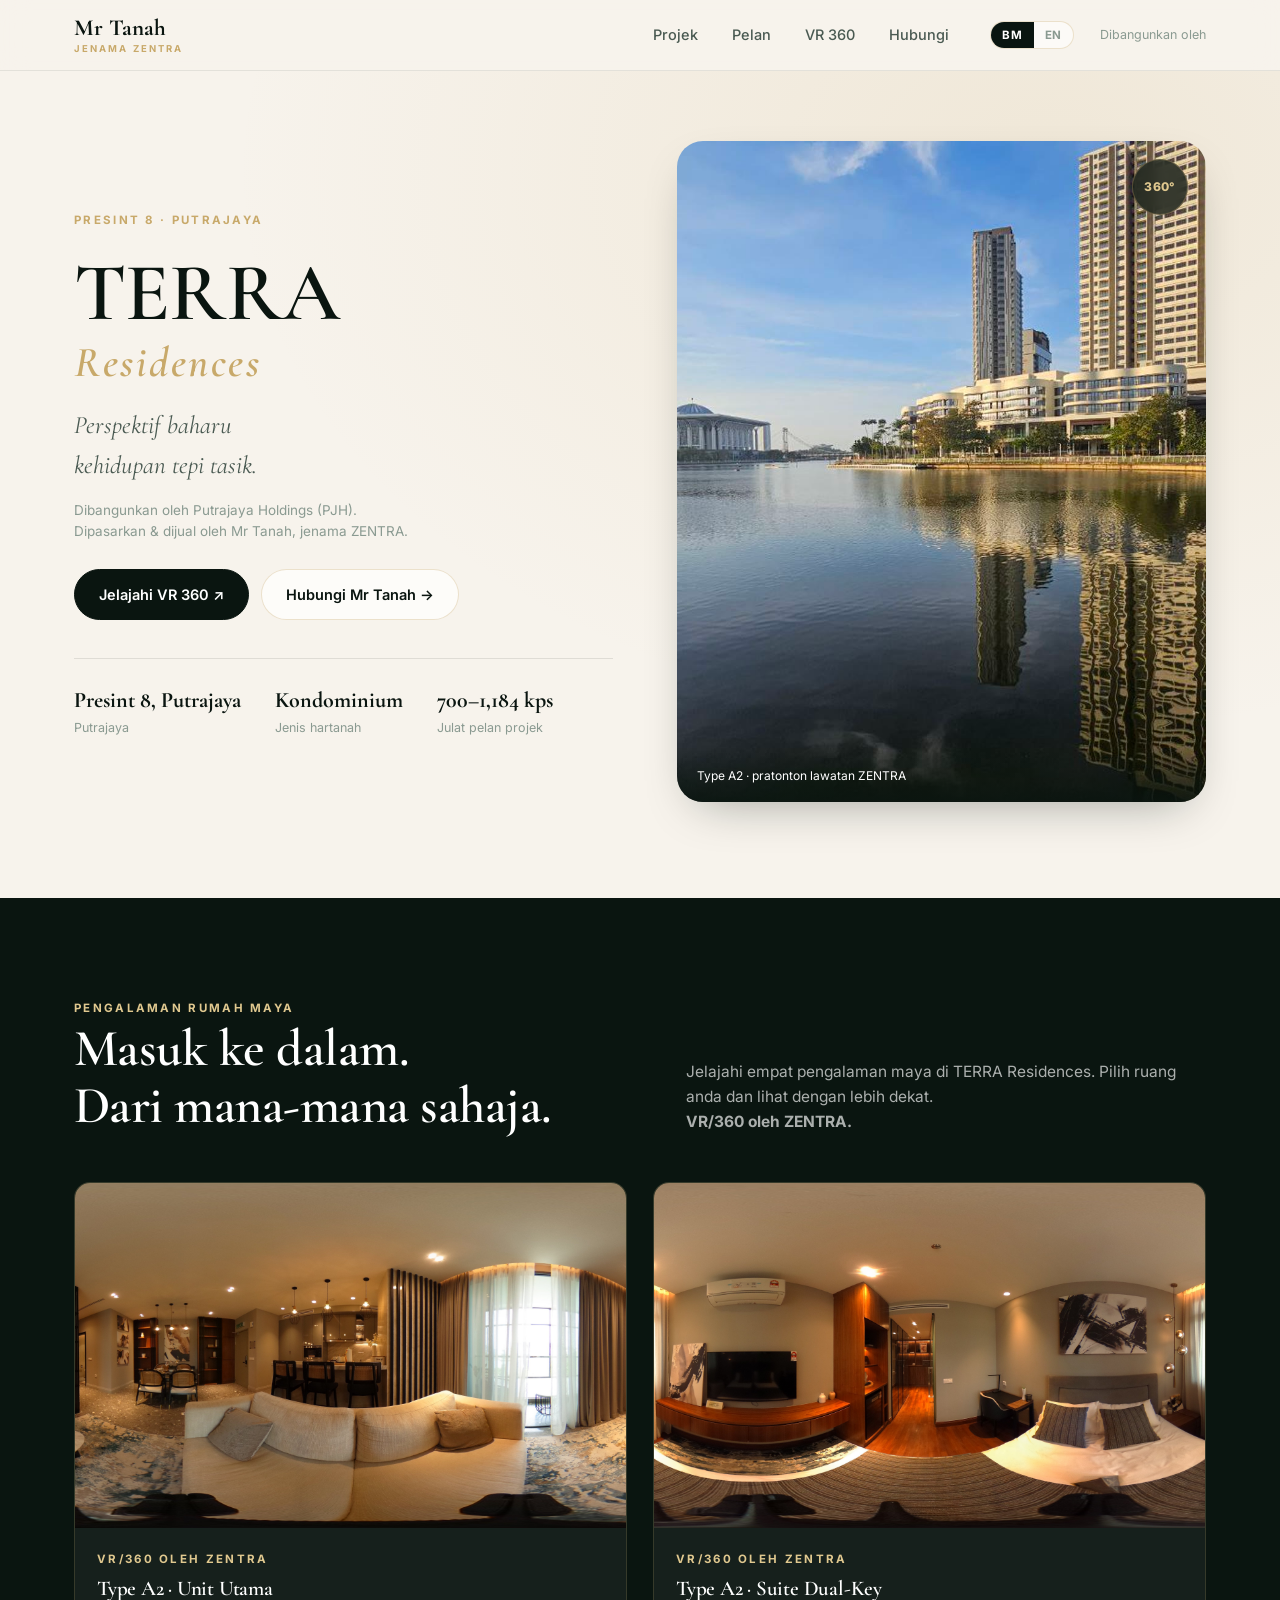
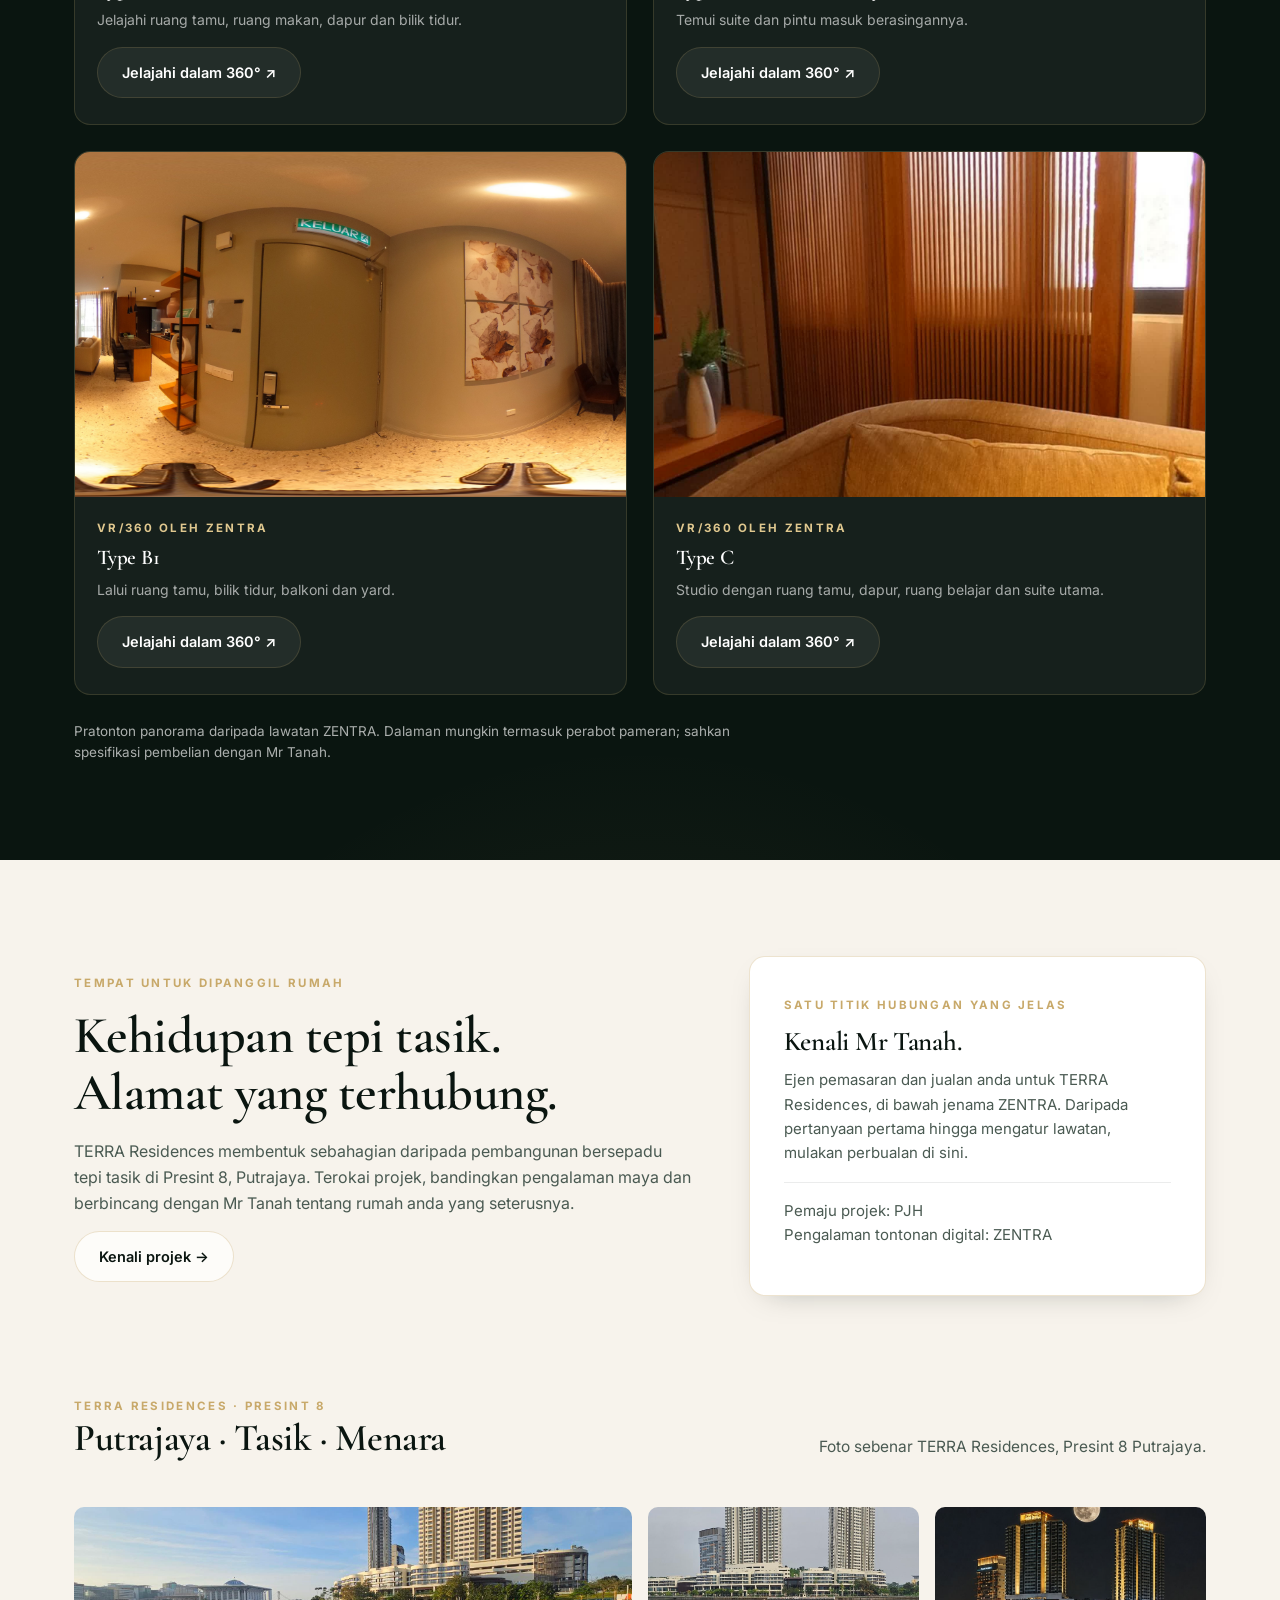
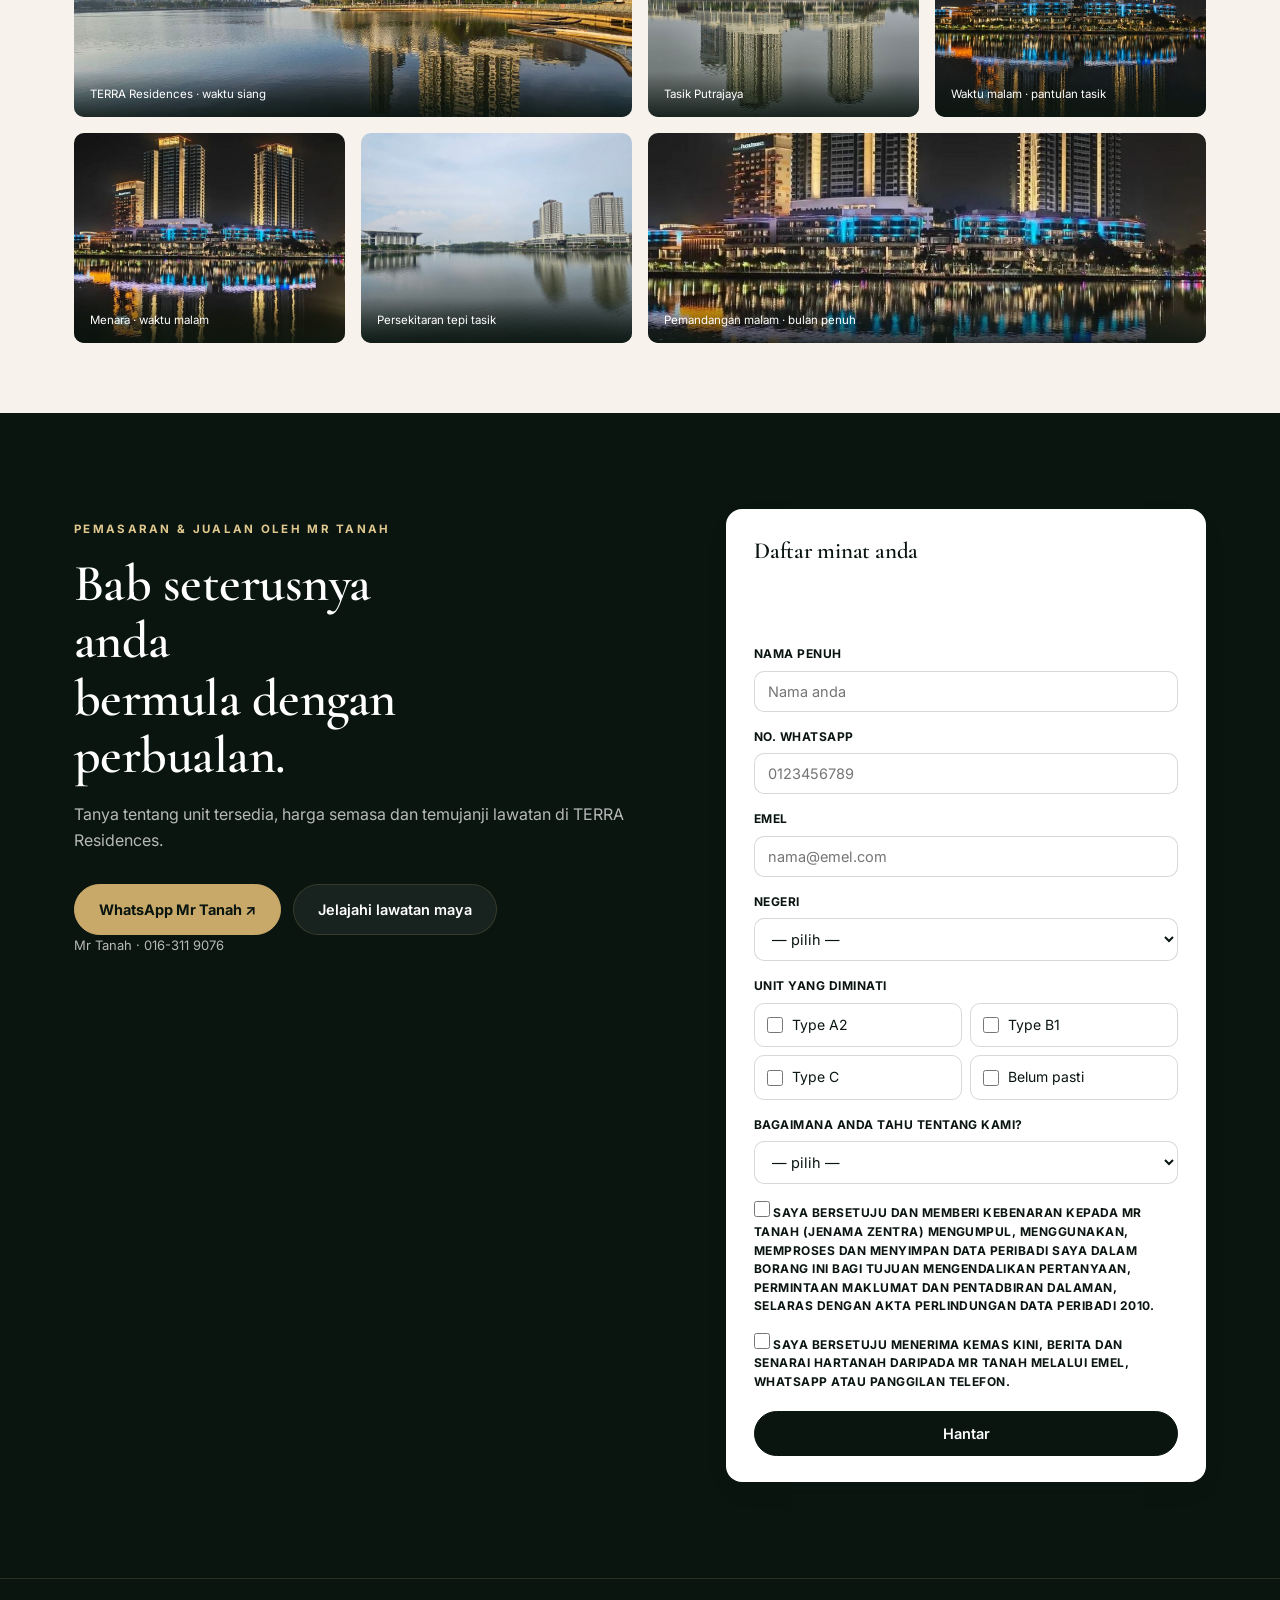
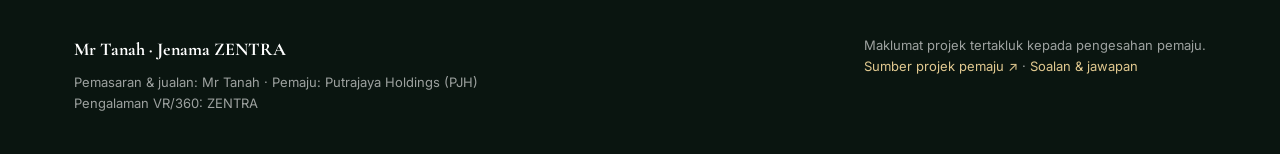
<file: index.html>
<!DOCTYPE html>
<html lang="ms-MY">
<head>
<meta charset="UTF-8">
<meta name="viewport" content="width=device-width,initial-scale=1">
<title>TERRA Residences, Presint 8 Putrajaya | Mr Tanah · Jenama ZENTRA</title>
<meta name="description" content="Jelajahi TERRA Residences di Presint 8, Putrajaya — dibangunkan oleh Putrajaya Holdings (PJH). Pemasaran &amp; jualan oleh Mr Tanah, jenama ZENTRA. Empat lawatan VR/360 oleh ZENTRA.">
<meta name="robots" content="index,follow">
<meta name="theme-color" content="#0A1510">
<link rel="canonical" href="https://terra.project.zentrapropertygroup.com/">
<meta property="og:type" content="website">
<meta property="og:site_name" content="Mr Tanah · A ZENTRA brand">
<meta property="og:locale" content="ms_MY">
<meta property="og:title" content="TERRA Residences, Presint 8 Putrajaya | Mr Tanah">
<meta property="og:description" content="Empat lawatan VR/360, pelan lantai dan maklumat projek TERRA Residences oleh PJH. Pemasaran &amp; jualan oleh Mr Tanah, jenama ZENTRA.">
<meta property="og:url" content="https://terra.project.zentrapropertygroup.com/">
<meta property="og:image" content="https://terra.project.zentrapropertygroup.com/assets/img/hero-day.jpg">
<meta name="twitter:card" content="summary_large_image">
<link rel="icon" href="data:image/svg+xml,<svg xmlns='http://www.w3.org/2000/svg' viewBox='0 0 100 100'><rect width='100' height='100' rx='22' fill='%230A1510'/><text x='50' y='70' font-size='58' font-family='Georgia,serif' fill='%23C8A96A' text-anchor='middle'>T</text></svg>">
<link rel="preconnect" href="https://fonts.googleapis.com">
<link rel="preconnect" href="https://fonts.gstatic.com" crossorigin>
<link href="https://fonts.googleapis.com/css2?family=Cormorant+Garamond:ital,wght@0,400;0,600;0,700;1,400;1,600&family=Inter:wght@400;500;600;700;800&display=swap" rel="stylesheet">
<link rel="preload" as="image" href="assets/img/hero-day.jpg">
<link rel="stylesheet" href="assets/style.css?v=871e388a">
</head>
<body data-page="home">
<a class="skip" href="#main" data-i18n="skip">Langkau ke kandungan</a>

<header class="header">
  <div class="wrap">
    <a class="brand" href="index.html">Mr Tanah<small data-i18n="brandParent">JENAMA ZENTRA</small></a>
    <nav aria-label="Main navigation">
      <a href="project.html" data-i18n="navProject">Projek</a>
      <a href="project.html#layouts" data-i18n="navLayouts">Pelan</a>
      <a href="#vr" data-i18n="navVr">VR 360</a>
      <a href="#enquire" data-i18n="navEnquire">Hubungi</a>
    </nav>
    <div class="lang" role="group" aria-label="Language">
      <button type="button" data-lang="bm" aria-pressed="true">BM</button>
      <button type="button" data-lang="en" aria-pressed="false">EN</button>
    </div>
    <span class="developer" data-i18n="developedBy">Dibangunkan oleh <b>PJH</b></span>
    <button class="menu-btn" aria-label="Menu" aria-expanded="false">☰</button>
  </div>
</header>

<main id="main">

  <!-- HERO -->
  <section class="hero">
    <div class="wrap">
      <div class="hero-copy">
        <span class="eyebrow" data-i18n="heroEyebrow">Presint 8 · Putrajaya</span>
        <h1>TERRA <span>Residences</span></h1>
        <p class="lead" data-i18n="heroLead">Perspektif baharu<br>kehidupan tepi tasik.</p>
        <p class="small" data-i18n="heroSmall">Dibangunkan oleh Putrajaya Holdings (PJH).<br>Dipasarkan &amp; dijual oleh Mr Tanah, jenama ZENTRA.</p>
        <div class="actions">
          <a class="btn primary" href="#vr" data-i18n="heroBtnVr">Jelajahi VR 360 ↗</a>
          <a class="btn contact" href="https://mrtanah.com/" data-i18n="heroBtnEnq">Hubungi Mr Tanah →</a>
        </div>
        <div class="stats" id="stats"></div>
      </div>
      <div class="hero-photo">
        <img src="assets/img/hero-day.jpg" alt="TERRA Residences, Presint 8 Putrajaya — pemandangan sebenar menara dari tasik" fetchpriority="high" width="1920" height="1080">
        <span class="badge-360">360°</span>
        <span class="caption" data-i18n="heroCaption">Type A2 · pratonton lawatan ZENTRA</span>
      </div>
    </div>
  </section>

  <!-- VR 360 -->
  <section class="section dark glow" id="vr">
    <div class="wrap">
      <div class="section-head">
        <div>
          <span class="eyebrow" data-i18n="vrEyebrow">Pengalaman rumah maya</span>
          <h2 data-i18n="vrHead">Masuk ke dalam.<br>Dari mana-mana sahaja.</h2>
        </div>
        <p><span data-i18n="vrIntro">Jelajahi empat pengalaman maya di TERRA Residences. Pilih ruang anda dan lihat dengan lebih dekat.</span><br><strong data-i18n="vrCredit">VR/360 oleh ZENTRA.</strong></p>
      </div>
      <div class="cards" id="tour-cards"></div>
      <noscript>
        <p class="small" style="margin-top:20px">
          <span data-i18n="noscript">Buka lawatan maya ZENTRA:</span>
          <a href="https://vr3d.zentrapropertygroup.com/tour.html?id=terra-a2-main">A2 Main Unit</a> ·
          <a href="https://vr3d.zentrapropertygroup.com/tour.html?id=terra-a2-dual">A2 Dual-Key Suite</a> ·
          <a href="https://vr3d.zentrapropertygroup.com/tour.html?id=terra-b1">B1</a> ·
          <a href="https://vr3d.zentrapropertygroup.com/tour.html?id=terra-c">Type C</a>.
        </p>
      </noscript>
      <p class="small vr-note" data-i18n="vrNote">Pratonton panorama daripada lawatan ZENTRA. Dalaman mungkin termasuk perabot pameran; sahkan spesifikasi pembelian dengan Mr Tanah.</p>
    </div>
  </section>

  <!-- ABOUT / AGENT -->
  <section class="section">
    <div class="wrap split">
      <div class="reveal">
        <span class="eyebrow" data-i18n="aboutEyebrow">Tempat untuk dipanggil rumah</span>
        <h2 data-i18n="aboutHead">Kehidupan tepi tasik.<br>Alamat yang terhubung.</h2>
        <p data-i18n="aboutBody">TERRA Residences membentuk sebahagian daripada pembangunan bersepadu tepi tasik di Presint 8, Putrajaya. Terokai projek, bandingkan pengalaman maya dan berbincang dengan Mr Tanah tentang rumah anda yang seterusnya.</p>
        <a class="btn" href="project.html" data-i18n="aboutBtn">Kenali projek →</a>
      </div>
      <div class="panel reveal">
        <span class="eyebrow" data-i18n="agentEyebrow">Satu titik hubungan yang jelas</span>
        <h3 data-i18n="agentHead">Kenali Mr Tanah.</h3>
        <p data-i18n="agentBody">Ejen pemasaran dan jualan anda untuk TERRA Residences, di bawah jenama ZENTRA. Daripada pertanyaan pertama hingga mengatur lawatan, mulakan perbualan di sini.</p>
        <p class="small" data-i18n="agentSmall">Pemaju projek: PJH<br>Pengalaman tontonan digital: ZENTRA</p>
      </div>
    </div>
  </section>

  <!-- GALLERY -->
  <section class="section tight" style="padding-top:0">
    <div class="wrap">
      <div class="section-head">
        <div>
          <span class="eyebrow">TERRA Residences · Presint 8</span>
          <h2 style="font-size:clamp(26px,3.4vw,38px)">Putrajaya · Tasik · Menara</h2>
        </div>
        <p class="small" data-i18n="galCaption">Foto sebenar TERRA Residences, Presint 8 Putrajaya.</p>
      </div>
      <div class="gallery">
        <figure class="wide"><img src="assets/img/hero-day.jpg" alt="TERRA Residences pada waktu siang, pemandangan dari tasik" loading="lazy"><figcaption data-i18n="galDay">TERRA Residences · waktu siang</figcaption></figure>
        <figure><img src="assets/img/ext-day-2.jpg" alt="Pemandangan tepi tasik TERRA Residences" loading="lazy"><figcaption data-i18n="galLake">Tasik Putrajaya</figcaption></figure>
        <figure><img src="assets/img/ext-night-1.jpg" alt="TERRA Residences pada waktu malam dengan pantulan tasik" loading="lazy"><figcaption data-i18n="galNight">Waktu malam · pantulan tasik</figcaption></figure>
        <figure><img src="assets/img/ext-night-2.jpg" alt="Menara TERRA Residences bercahaya pada waktu malam" loading="lazy"><figcaption data-i18n="galTower">Menara · waktu malam</figcaption></figure>
        <figure><img src="assets/img/ext-day-3.jpg" alt="TERRA Residences dan kawasan tepi tasik" loading="lazy"><figcaption data-i18n="galSurround">Persekitaran tepi tasik</figcaption></figure>
        <figure class="wide"><img src="assets/img/ext-night-3.jpg" alt="TERRA Residences malam dengan bulan penuh dan pantulan air" loading="lazy"><figcaption data-i18n="galMoon">Pemandangan malam · bulan penuh</figcaption></figure>
      </div>
    </div>
  </section>

  <!-- ENQUIRE + BORANG DAFTAR MINAT -->
  <section class="section dark enquire" id="enquire">
    <div class="wrap">
      <div class="enq-grid">
        <div class="enq-copy">
          <span class="eyebrow" data-i18n="enqEyebrow">Pemasaran &amp; jualan oleh Mr Tanah</span>
          <h2 data-i18n="enqHead">Bab seterusnya anda<br>bermula dengan perbualan.</h2>
          <p data-i18n="enqBody">Tanya tentang unit tersedia, harga semasa dan temujanji lawatan di TERRA Residences.</p>
          <div class="actions">
            <a class="btn gold contact" href="https://mrtanah.com/" data-i18n="enqBtn">WhatsApp Mr Tanah ↗</a>
            <a class="btn ghost-dark" href="#vr" data-i18n="enqBtnVr">Jelajahi lawatan maya</a>
          </div>
          <p class="wa-note">Mr Tanah · <span class="contact-display">016-311 9076</span></p>
        </div>

        <div class="enq-form-card">
          <h3 data-i18n="formHead">Daftar minat anda</h3>
          <p class="form-sub" data-i18n="formSub">Tinggalkan butiran — kami hubungi anda dengan maklumat unit dan aturan lawatan.</p>

          <form id="leadForm" novalidate>
            <div class="field">
              <label for="lf-nama" data-i18n="fNama">Nama penuh</label>
              <input id="lf-nama" name="nama" type="text" required autocomplete="name" maxlength="120"
                     data-i18n-ph="fNamaPh" placeholder="Nama anda">
              <span class="err" data-err="nama"></span>
            </div>

            <div class="field">
              <label for="lf-wa" data-i18n="fWa">No. WhatsApp</label>
              <input id="lf-wa" name="wa" type="tel" required autocomplete="tel" inputmode="tel" maxlength="20"
                     data-i18n-ph="fWaPh" placeholder="0123456789">
              <span class="err" data-err="wa"></span>
            </div>

            <div class="field">
              <label for="lf-emel" data-i18n="fEmel">Emel</label>
              <input id="lf-emel" name="emel" type="email" autocomplete="email" maxlength="160"
                     data-i18n-ph="fEmelPh" placeholder="nama@emel.com">
              <span class="err" data-err="emel"></span>
            </div>

            <div class="field">
              <label for="lf-negeri" data-i18n="fNegeri">Negeri</label>
              <select id="lf-negeri" name="negeri">
                <option value="" data-i18n="fPilih">— pilih —</option>
              </select>
              <span class="err" data-err="negeri"></span>
            </div>

            <fieldset class="field field-units">
              <legend data-i18n="fUnit">Unit yang diminati</legend>
              <div class="units" id="lf-units"></div>
              <span class="err" data-err="unit"></span>
            </fieldset>

            <div class="field">
              <label for="lf-sumber" data-i18n="fSumber">Bagaimana anda tahu tentang kami?</label>
              <select id="lf-sumber" name="sumber">
                <option value="" data-i18n="fPilih">— pilih —</option>
              </select>
              <span class="err" data-err="sumber"></span>
            </div>

            <div class="field field-check">
              <label class="chk">
                <input type="checkbox" id="lf-consent" name="consent" required>
                <span data-i18n="fConsent">Saya bersetuju dan memberi kebenaran kepada <b>Mr Tanah</b> (jenama ZENTRA) mengumpul, menggunakan, memproses dan menyimpan data peribadi saya dalam borang ini bagi tujuan mengendalikan pertanyaan, permintaan maklumat dan pentadbiran dalaman, selaras dengan <b>Akta Perlindungan Data Peribadi 2010</b>.</span>
              </label>
              <span class="err" data-err="consent"></span>
            </div>

            <div class="field field-check">
              <label class="chk">
                <input type="checkbox" id="lf-marketing" name="marketing">
                <span data-i18n="fMarketing">Saya bersetuju menerima kemas kini, berita dan senarai hartanah daripada Mr Tanah melalui emel, WhatsApp atau panggilan telefon.</span>
              </label>
            </div>

            <div class="hp" aria-hidden="true">
              <label>Website<input type="text" name="website" tabindex="-1" autocomplete="off"></label>
            </div>

            <button class="btn primary submit" type="submit" data-i18n="fHantar">Hantar</button>
            <p class="form-status" id="lf-status" role="status" aria-live="polite"></p>
          </form>
        </div>
      </div>
    </div>
  </section>

</main>

<footer>
  <div class="wrap">
    <div>
      <strong data-i18n="footBrand">Mr Tanah · Jenama ZENTRA</strong>
      <span data-i18n="footRoles">Pemasaran &amp; jualan: Mr Tanah · Pemaju: Putrajaya Holdings (PJH)<br>Pengalaman VR/360: ZENTRA</span>
    </div>
    <div>
      <span data-i18n="footNote">Maklumat projek tertakluk kepada pengesahan pemaju.</span><br>
      <a href="https://www.pjh.com.my/properties/terra/" target="_blank" rel="noopener noreferrer" data-i18n="footSrc">Sumber projek pemaju ↗</a> ·
      <a href="project.html#faq" data-i18n="footFaq">Soalan &amp; jawapan</a>
    </div>
  </div>
</footer>

<div class="mobile-bar">
  <a href="#vr" data-i18n="mobVr">Jelajahi VR 360</a>
  <a href="#enquire" class="contact" data-i18n="mobEnq">Hubungi Mr Tanah</a>
</div>

<dialog id="tour-dialog" aria-labelledby="tour-title">
  <div class="modal-head">
    <h2 id="tour-title" data-i18n="dialogTitle">Lawatan maya</h2>
    <button class="close" aria-label="Close" data-i18n-aria="dialogClose">×</button>
  </div>
  <div class="tour-switch" role="group" aria-label="Choose virtual tour"></div>
  <div class="frame"></div>
  <div class="modal-foot">
    <span data-i18n="dialogFoot">VR/360 oleh ZENTRA · Seret untuk melihat sekeliling</span>
    <a id="tour-external" target="_blank" rel="noopener noreferrer" data-i18n="dialogOpen">Buka lawatan dalam tab baharu ↗</a>
  </div>
</dialog>

<script defer src="data/project.js?v=871e388a"></script>
<script defer src="assets/app.js?v=871e388a"></script>
</body>
</html>
</file>
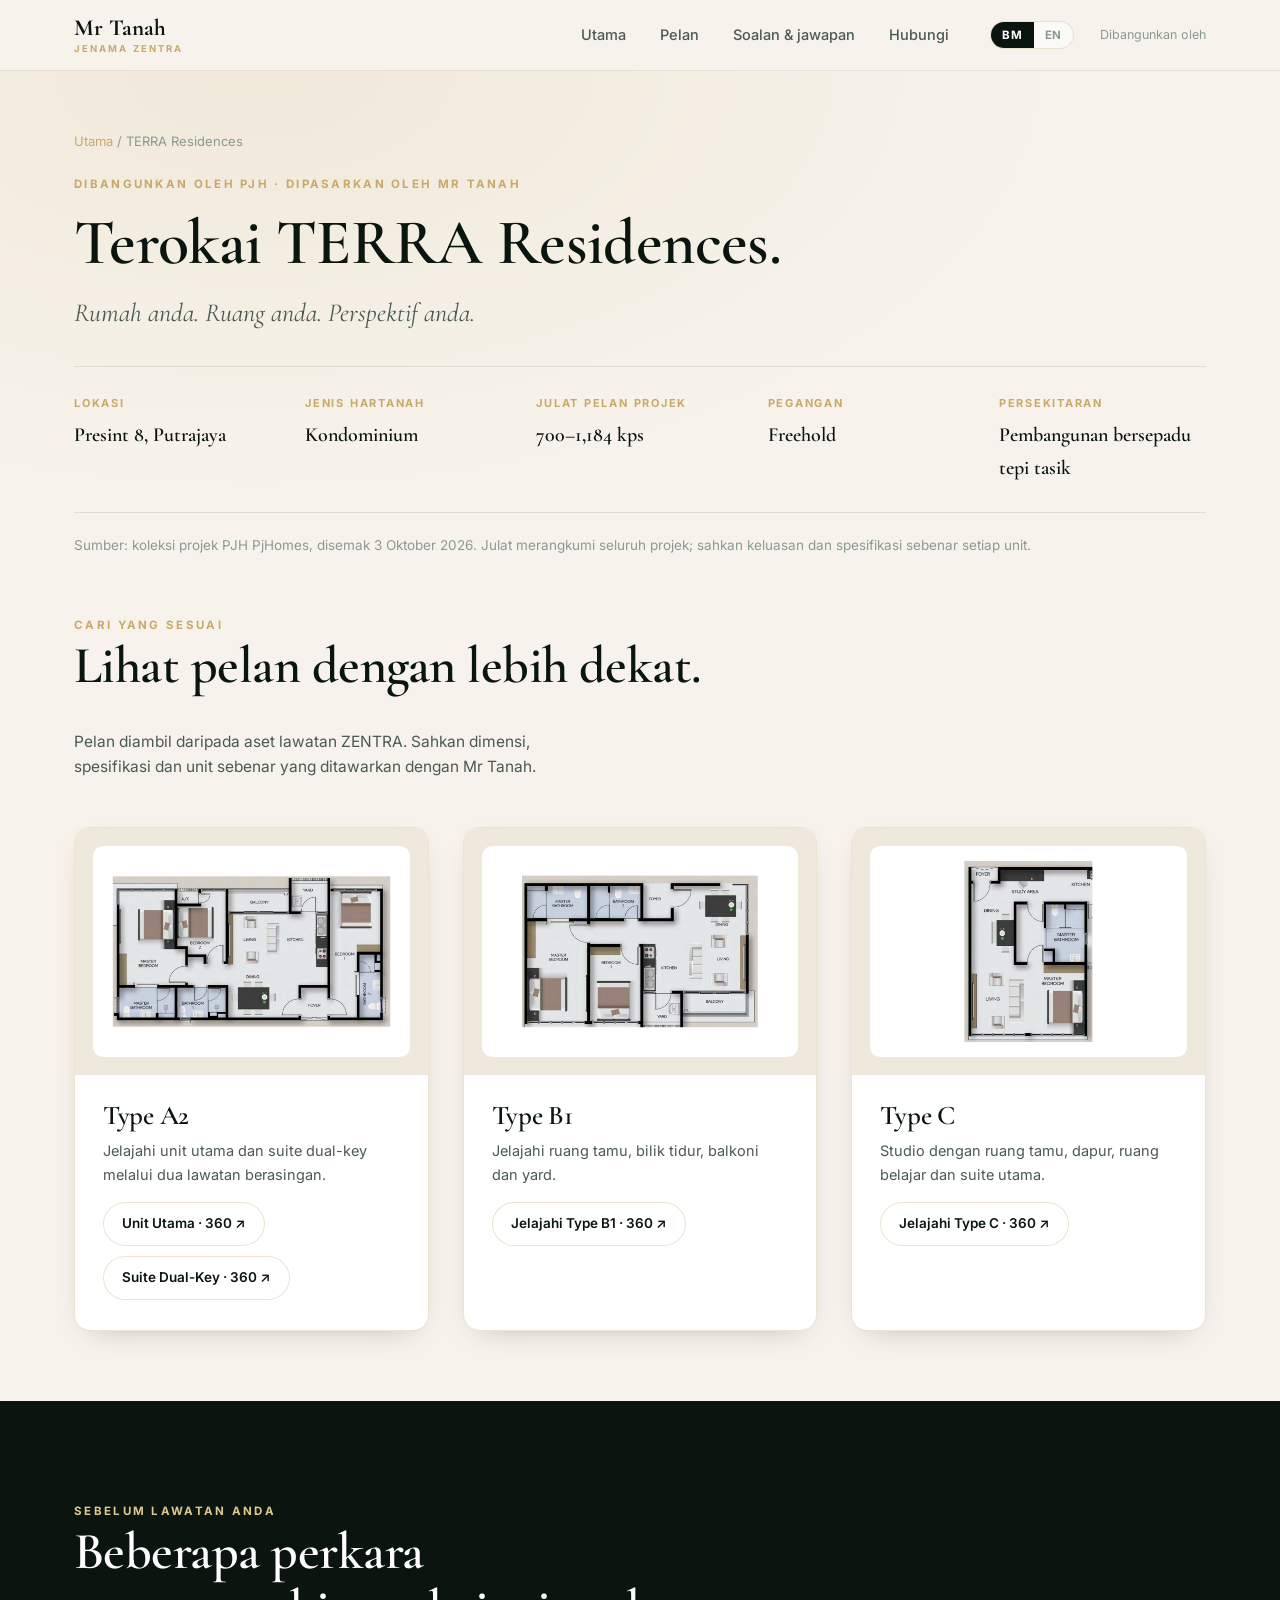
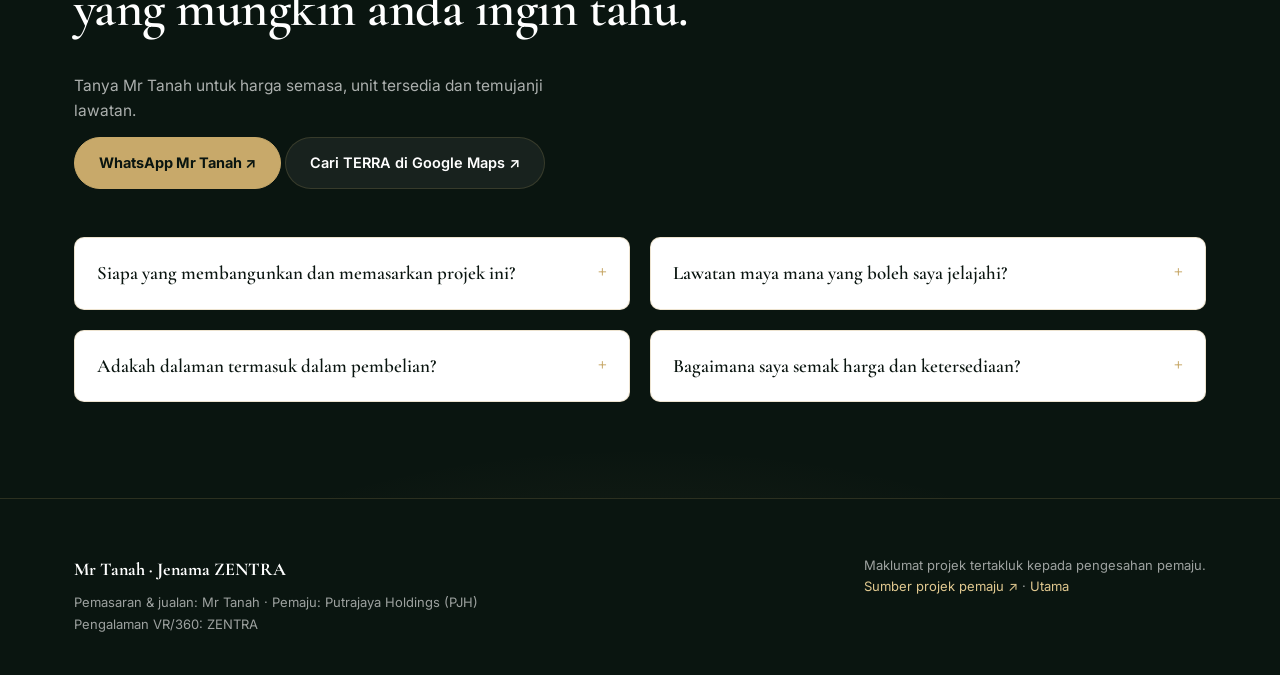
<file: project.html>
<!DOCTYPE html>
<html lang="ms-MY">
<head>
<meta charset="UTF-8">
<meta name="viewport" content="width=device-width,initial-scale=1">
<title>TERRA Residences: Projek &amp; Pelan | Mr Tanah</title>
<meta name="description" content="Maklumat projek, pelan lantai dan empat lawatan VR/360 TERRA Residences, Presint 8 Putrajaya. Dibangunkan oleh PJH; dipasarkan oleh Mr Tanah, jenama ZENTRA.">
<meta name="robots" content="index,follow">
<meta name="theme-color" content="#0A1510">
<link rel="canonical" href="https://terra.project.zentrapropertygroup.com/project.html">
<meta property="og:type" content="article">
<meta property="og:site_name" content="Mr Tanah · A ZENTRA brand">
<meta property="og:locale" content="ms_MY">
<meta property="og:title" content="TERRA Residences: Projek &amp; Pelan | Mr Tanah">
<meta property="og:url" content="https://terra.project.zentrapropertygroup.com/project.html">
<link rel="icon" href="data:image/svg+xml,<svg xmlns='http://www.w3.org/2000/svg' viewBox='0 0 100 100'><rect width='100' height='100' rx='22' fill='%230A1510'/><text x='50' y='70' font-size='58' font-family='Georgia,serif' fill='%23C8A96A' text-anchor='middle'>T</text></svg>">
<link rel="preconnect" href="https://fonts.googleapis.com">
<link rel="preconnect" href="https://fonts.gstatic.com" crossorigin>
<link href="https://fonts.googleapis.com/css2?family=Cormorant+Garamond:ital,wght@0,400;0,600;0,700;1,400;1,600&family=Inter:wght@400;500;600;700;800&display=swap" rel="stylesheet">
<link rel="stylesheet" href="assets/style.css?v=871e388a">
</head>
<body data-page="project">
<a class="skip" href="#main" data-i18n="skip">Langkau ke kandungan</a>

<header class="header">
  <div class="wrap">
    <a class="brand" href="index.html">Mr Tanah<small data-i18n="brandParent">JENAMA ZENTRA</small></a>
    <nav aria-label="Main navigation">
      <a href="index.html" data-i18n="crumb">Utama</a>
      <a href="#layouts" data-i18n="navLayouts">Pelan</a>
      <a href="#faq" data-i18n="footFaq">Soalan &amp; jawapan</a>
      <a href="index.html#enquire" data-i18n="navEnquire">Hubungi</a>
    </nav>
    <div class="lang" role="group" aria-label="Language">
      <button type="button" data-lang="bm" aria-pressed="true">BM</button>
      <button type="button" data-lang="en" aria-pressed="false">EN</button>
    </div>
    <span class="developer" data-i18n="developedBy">Dibangunkan oleh <b>PJH</b></span>
    <button class="menu-btn" aria-label="Menu" aria-expanded="false">☰</button>
  </div>
</header>

<main id="main">

  <section class="project-head">
    <div class="wrap">
      <div class="crumb"><a href="index.html" data-i18n="crumb">Utama</a> / <span data-i18n="crumbCurrent">TERRA Residences</span></div>
      <span class="eyebrow" data-i18n="dEyebrow">Dibangunkan oleh PJH · Dipasarkan oleh Mr Tanah</span>
      <h1 data-i18n="dHead">Terokai TERRA Residences.</h1>
      <p class="lead" data-i18n="dLead">Rumah anda. Ruang anda. Perspektif anda.</p>
      <dl class="details" id="facts"></dl>
      <p class="small" data-i18n="dSource">Sumber: koleksi projek PJH PjHomes, disemak 3 Oktober 2026. Julat merangkumi seluruh projek; sahkan keluasan dan spesifikasi sebenar setiap unit.</p>
    </div>
  </section>

  <section class="section tight" id="layouts" style="padding-top:0">
    <div class="wrap">
      <div class="section-head">
        <div>
          <span class="eyebrow" data-i18n="layoutEyebrow">Cari yang sesuai</span>
          <h2 data-i18n="layoutHead">Lihat pelan dengan lebih dekat.</h2>
        </div>
        <p class="small" data-i18n="layoutNote">Pelan diambil daripada aset lawatan ZENTRA. Sahkan dimensi, spesifikasi dan unit sebenar yang ditawarkan dengan Mr Tanah.</p>
      </div>
      <div class="layout-grid" id="layout-grid"></div>
    </div>
  </section>

  <section class="section dark glow" id="faq">
    <div class="wrap">
      <div class="section-head">
        <div>
          <span class="eyebrow" data-i18n="faqEyebrow">Sebelum lawatan anda</span>
          <h2 data-i18n="faqHead">Beberapa perkara<br>yang mungkin anda ingin tahu.</h2>
        </div>
        <div>
          <p data-i18n="faqBody">Tanya Mr Tanah untuk harga semasa, unit tersedia dan temujanji lawatan.</p>
          <p style="margin-top:14px">
            <a class="btn gold contact" href="https://mrtanah.com/" data-i18n="enqBtn">WhatsApp Mr Tanah ↗</a>
            <a class="btn ghost-dark" href="https://www.google.com/maps/search/?api=1&query=Terra+Residences+Precinct+8+Putrajaya" target="_blank" rel="noopener noreferrer" data-i18n="faqMap">Cari TERRA di Google Maps ↗</a>
          </p>
        </div>
      </div>
      <div class="faq" id="faq-list"></div>
    </div>
  </section>

</main>

<footer>
  <div class="wrap">
    <div>
      <strong data-i18n="footBrand">Mr Tanah · Jenama ZENTRA</strong>
      <span data-i18n="footRoles">Pemasaran &amp; jualan: Mr Tanah · Pemaju: Putrajaya Holdings (PJH)<br>Pengalaman VR/360: ZENTRA</span>
    </div>
    <div>
      <span data-i18n="footNote">Maklumat projek tertakluk kepada pengesahan pemaju.</span><br>
      <a href="https://www.pjh.com.my/properties/terra/" target="_blank" rel="noopener noreferrer" data-i18n="footSrc">Sumber projek pemaju ↗</a> ·
      <a href="index.html" data-i18n="crumb">Utama</a>
    </div>
  </div>
</footer>

<div class="mobile-bar">
  <a href="#layouts" data-i18n="navLayouts">Pelan</a>
  <a href="index.html#enquire" class="contact" data-i18n="mobEnq">Hubungi Mr Tanah</a>
</div>

<dialog id="tour-dialog" aria-labelledby="tour-title">
  <div class="modal-head">
    <h2 id="tour-title" data-i18n="dialogTitle">Lawatan maya</h2>
    <button class="close" aria-label="Close" data-i18n-aria="dialogClose">×</button>
  </div>
  <div class="tour-switch" role="group" aria-label="Choose virtual tour"></div>
  <div class="frame"></div>
  <div class="modal-foot">
    <span data-i18n="dialogFoot">VR/360 oleh ZENTRA · Seret untuk melihat sekeliling</span>
    <a id="tour-external" target="_blank" rel="noopener noreferrer" data-i18n="dialogOpen">Buka lawatan dalam tab baharu ↗</a>
  </div>
</dialog>

<dialog id="plan-dialog"><img alt=""><button class="close" aria-label="Close">×</button></dialog>

<script defer src="data/project.js?v=871e388a"></script>
<script defer src="assets/app.js?v=871e388a"></script>
</body>
</html>
</file>
<file: assets/style.css>
/* ============================================================
   Mr Tanah × TERRA Residences — landing microsite
   Palet jenama Mr Tanah: forest green + gold + cream
   ============================================================ */
:root{
  --forest:#0A1510;
  --forest-2:#102d27;
  --forest-3:#173d33;
  --gold:#C8A96A;
  --gold-soft:#E0C88F;
  --cream:#F7F3EC;
  --cream-2:#EFE8DC;
  --paper:#FFFFFF;
  --ink:#16241E;
  --body:#4A5A52;
  --muted:#8A9A91;
  --hair:rgba(200,169,106,.32);
  --hair-dark:rgba(200,169,106,.18);
  --radius:16px;
  --radius-sm:10px;
  --radius-lg:26px;
  --shadow:0 18px 50px -22px rgba(10,21,16,.42);
  --shadow-soft:0 10px 30px -18px rgba(10,21,16,.35);
  --font-body:'Inter',system-ui,-apple-system,'Segoe UI',sans-serif;
  --font-display:'Cormorant Garamond',Georgia,'Times New Roman',serif;
  --wrap:1180px;
}
*{box-sizing:border-box;margin:0;padding:0}
html{scroll-behavior:smooth;-webkit-text-size-adjust:100%}
body{
  font-family:var(--font-body);color:var(--ink);background:var(--cream);
  line-height:1.62;font-size:16px;overflow-x:hidden;
  -webkit-font-smoothing:antialiased;
}
img{max-width:100%;display:block}
a{color:inherit;text-decoration:none}
button{font-family:inherit;cursor:pointer}
.wrap{max-width:var(--wrap);margin:0 auto;padding:0 24px}
.skip{position:absolute;left:-9999px;top:0;background:var(--forest);color:#fff;padding:12px 20px;z-index:2000;border-radius:0 0 8px 0}
.skip:focus{left:0}

/* ---------- Header ---------- */
.header{position:sticky;top:0;z-index:900;background:rgba(247,243,236,.86);backdrop-filter:blur(14px);
  border-bottom:1px solid rgba(10,21,16,.08);transition:box-shadow .25s}
.header.scrolled{box-shadow:0 8px 30px -20px rgba(10,21,16,.5)}
.header .wrap{display:flex;align-items:center;gap:26px;height:70px}
.brand{font-family:var(--font-display);font-weight:700;font-size:23px;letter-spacing:.2px;color:var(--forest);
  display:flex;flex-direction:column;line-height:1.05}
.brand small{font-family:var(--font-body);font-size:9.5px;font-weight:700;letter-spacing:.22em;color:var(--gold);margin-top:3px}
.header nav{display:flex;gap:4px;margin-left:auto}
.header nav a{padding:9px 15px;border-radius:100px;font-size:14.5px;font-weight:500;color:var(--body);transition:.2s}
.header nav a:hover{color:var(--forest);background:rgba(200,169,106,.14)}
.developer{font-size:12.5px;color:var(--muted);white-space:nowrap}
.developer b{color:var(--forest)}
.lang{display:flex;align-items:center;border:1px solid var(--hair);border-radius:100px;overflow:hidden;background:rgba(255,255,255,.6)}
.lang button{border:0;background:transparent;padding:6px 11px;font-size:11.5px;font-weight:700;letter-spacing:.06em;color:var(--muted);transition:.2s}
.lang button.on{background:var(--forest);color:#fff}
.menu-btn{display:none;border:1px solid var(--hair);background:rgba(255,255,255,.6);border-radius:10px;
  width:42px;height:38px;font-size:19px;color:var(--forest);line-height:1}

/* ---------- Buttons ---------- */
.btn{display:inline-flex;align-items:center;gap:8px;padding:13px 24px;border-radius:100px;font-size:14.5px;
  font-weight:600;border:1px solid var(--hair);color:var(--forest);background:rgba(255,255,255,.7);
  transition:transform .18s,box-shadow .18s,background .18s,border-color .18s;white-space:nowrap}
.btn:hover{transform:translateY(-2px);box-shadow:var(--shadow-soft);border-color:var(--gold)}
.btn.primary{background:var(--forest);color:#fff;border-color:var(--forest)}
.btn.primary:hover{background:var(--forest-3)}
.btn.gold{background:var(--gold);color:var(--forest);border-color:var(--gold);font-weight:700}
.btn.gold:hover{background:var(--gold-soft)}
.btn.ghost-dark{border-color:var(--hair-dark);color:#fff;background:rgba(255,255,255,.06)}
.btn.ghost-dark:hover{background:rgba(200,169,106,.16);border-color:var(--gold)}
.actions{display:flex;gap:12px;flex-wrap:wrap}

/* ---------- Shared section bits ---------- */
.section{padding:96px 0}
.section.tight{padding:70px 0}
.eyebrow{display:inline-block;font-size:11.5px;font-weight:700;letter-spacing:.2em;text-transform:uppercase;color:var(--gold)}
.section-head{display:flex;justify-content:space-between;align-items:flex-end;gap:36px;margin-bottom:48px;flex-wrap:wrap}
.section-head p{max-width:520px;color:var(--body);font-size:15.5px}
h1,h2,h3,h4{font-family:var(--font-display);font-weight:600;line-height:1.1;color:var(--forest);letter-spacing:-.01em}
h1{font-size:clamp(44px,7vw,82px)}
h2{font-size:clamp(32px,4.6vw,52px)}
h3{font-size:clamp(21px,2.4vw,27px)}
.small{font-size:13.5px;color:var(--muted);line-height:1.6}
.dark{background:var(--forest);color:#fff}
.dark h1,.dark h2,.dark h3{color:#fff}
.dark .eyebrow{color:var(--gold-soft)}
.dark .small,.dark p{color:rgba(255,255,255,.66)}
.glow{position:relative;overflow:hidden}
.glow::before{content:"";position:absolute;inset:auto -10% -60% -10%;height:70%;
  background:radial-gradient(ellipse at 50% 100%,rgba(200,169,106,.22),transparent 68%);pointer-events:none}

/* ---------- Hero ---------- */
.hero{padding:70px 0 96px;position:relative;background:
  radial-gradient(ellipse at 82% 12%,rgba(200,169,106,.16),transparent 55%),var(--cream)}
.hero .wrap{display:grid;grid-template-columns:1.02fr 1fr;gap:64px;align-items:center}
.hero h1{margin:16px 0 18px}
.hero h1 span{display:block;font-size:.52em;letter-spacing:.06em;color:var(--gold);font-style:italic;margin-top:2px}
.hero .lead{font-size:clamp(19px,2.2vw,25px);color:var(--body);font-family:var(--font-display);font-style:italic;margin-bottom:14px}
.hero .small{margin-bottom:26px}
.stats{display:flex;gap:34px;margin-top:38px;flex-wrap:wrap;padding-top:26px;border-top:1px solid rgba(10,21,16,.1)}
.stats div{font-size:12.5px;color:var(--muted);line-height:1.45}
.stats b{display:block;font-family:var(--font-display);font-size:22px;color:var(--forest);font-weight:700;margin-bottom:2px}
.hero-photo{position:relative;border-radius:var(--radius-lg);overflow:hidden;box-shadow:var(--shadow);aspect-ratio:4/5}
.hero-photo img{width:100%;height:100%;object-fit:cover}
.hero-photo .caption{position:absolute;left:0;right:0;bottom:0;padding:16px 20px;font-size:12px;color:#fff;
  background:linear-gradient(transparent,rgba(10,21,16,.85))}
.badge-360{position:absolute;top:18px;right:18px;width:56px;height:56px;border-radius:50%;
  background:rgba(10,21,16,.72);border:1px solid var(--hair);color:var(--gold-soft);display:flex;
  align-items:center;justify-content:center;font-size:12px;font-weight:800;backdrop-filter:blur(6px);letter-spacing:.04em}

/* ---------- Tour cards ---------- */
.cards{display:grid;grid-template-columns:repeat(2,1fr);gap:26px}
.tour-card{background:rgba(255,255,255,.05);border:1px solid var(--hair-dark);border-radius:var(--radius);
  overflow:hidden;display:flex;flex-direction:column;transition:transform .22s,border-color .22s,box-shadow .22s}
.tour-card:hover{transform:translateY(-5px);border-color:var(--gold);box-shadow:0 24px 60px -30px rgba(200,169,106,.6)}
.tour-card img{aspect-ratio:16/10;object-fit:cover;width:100%;height:auto}
.card-copy{padding:22px 22px 26px;display:flex;flex-direction:column;gap:9px;flex:1}
.card-copy h3{font-size:21px;color:#fff}
.card-copy p{font-size:14px;color:rgba(255,255,255,.62);flex:1}
.card-copy .btn{align-self:flex-start;margin-top:6px}
.vr-note{margin-top:26px;max-width:720px}

/* ---------- Split / about ---------- */
.split{display:grid;grid-template-columns:1.15fr .85fr;gap:56px;align-items:center}
.split h2{margin:12px 0 18px}
.split p{color:var(--body);margin-bottom:14px}
.panel{background:var(--paper);border:1px solid var(--hair);border-radius:var(--radius);padding:34px;box-shadow:var(--shadow-soft)}
.panel h3{margin:10px 0 12px}
.panel p{color:var(--body);font-size:15px}
.panel .small{margin-top:16px;padding-top:16px;border-top:1px solid rgba(10,21,16,.08)}

/* ---------- Gallery ---------- */
.gallery{display:grid;grid-template-columns:repeat(4,1fr);grid-auto-rows:210px;gap:16px}
.gallery figure{position:relative;border-radius:var(--radius-sm);overflow:hidden;height:100%;background:var(--forest-2)}
.gallery figure.wide{grid-column:span 2}
.gallery img{width:100%;height:100%;object-fit:cover;transition:transform .5s}
.gallery figure:hover img{transform:scale(1.05)}
.gallery figcaption{position:absolute;left:0;right:0;bottom:0;padding:14px 16px;font-size:11.5px;color:#fff;
  background:linear-gradient(transparent,rgba(10,21,16,.82))}

/* ---------- Enquire ---------- */
.wa-note{margin-top:20px;font-size:13px;color:rgba(255,255,255,.5)}

/* ---------- Enquire + borang daftar minat ---------- */
.enquire{text-align:center}
.enquire h2{margin:14px auto 18px;max-width:16ch}
.enquire p{max-width:600px;margin:0 auto 30px;color:rgba(255,255,255,.7)}
.enquire .actions{justify-content:center}
.enq-grid{display:grid;grid-template-columns:1fr minmax(0,480px);gap:52px;align-items:start;text-align:left}
.enq-copy{margin-top:6px}
.enq-copy h2{margin-left:0;margin-right:0}
.enq-copy p{margin-left:0;margin-right:0}
.enq-copy .actions{justify-content:flex-start}
.enq-form-card{background:#fff;border-radius:var(--radius);padding:30px 28px 26px;box-shadow:var(--shadow-soft);text-align:left}
.enq-form-card h3{font-size:23px;color:var(--forest);margin-bottom:6px}
.form-sub{font-size:13.5px;color:var(--muted);margin:0 0 20px;max-width:none}
.field{margin-bottom:15px}
.field>label,.field legend{display:block;font-size:12px;font-weight:700;letter-spacing:.04em;
  text-transform:uppercase;color:var(--forest);margin-bottom:7px}
.field input[type=text],.field input[type=tel],.field input[type=email],.field select{
  width:100%;padding:11px 13px;border:1px solid rgba(10,21,16,.16);border-radius:var(--radius-sm);
  font-family:var(--font);font-size:14.5px;color:var(--forest);background:#fff;transition:border-color .18s,box-shadow .18s}
.field input:focus,.field select:focus{outline:none;border-color:var(--gold);box-shadow:0 0 0 3px rgba(200,169,106,.18)}
.field.invalid input,.field.invalid select{border-color:#C0392B}
.field .err{display:none;font-size:12px;color:#C0392B;margin-top:5px}
.field.invalid .err{display:block}
.field-units{border:0;padding:0;margin:0 0 15px}
.units{display:grid;grid-template-columns:1fr 1fr;gap:8px}
.units .u{display:flex;align-items:center;gap:9px;padding:10px 12px;border:1px solid rgba(10,21,16,.16);
  border-radius:var(--radius-sm);font-size:14px;color:var(--forest);cursor:pointer;transition:all .18s}
.units .u:hover{border-color:var(--gold);background:rgba(200,169,106,.07)}
.units .u input{margin:0;accent-color:var(--gold);width:16px;height:16px}
.field-check{margin-bottom:15px}
.chk{display:flex;gap:10px;align-items:flex-start;font-size:12.5px;line-height:1.55;
  color:var(--muted);text-transform:none;letter-spacing:0;font-weight:400;margin-bottom:0}
.chk input{margin:2px 0 0;flex:0 0 auto;accent-color:var(--gold);width:16px;height:16px}
.chk b{color:var(--forest)}
.hp{position:absolute;left:-9999px;width:1px;height:1px;overflow:hidden}
.submit{width:100%;justify-content:center;margin-top:4px}
.form-status{margin:12px 0 0;font-size:13.5px;line-height:1.5;display:none}
.form-status.show{display:block}
.form-status.ok{color:#1E7B4F}
.form-status.bad{color:#C0392B}
@media(max-width:900px){
  .enq-grid{grid-template-columns:1fr;gap:34px}
  .enq-form-card{padding:24px 20px 22px}
  .units{grid-template-columns:1fr}
}

/* ---------- Footer ---------- */
footer{background:var(--forest);color:rgba(255,255,255,.6);padding:56px 0 40px;border-top:1px solid var(--hair-dark)}
footer .wrap{display:flex;justify-content:space-between;gap:30px;flex-wrap:wrap;font-size:13px}
footer strong{color:#fff;font-family:var(--font-display);font-size:18px;display:block;margin-bottom:8px}
footer a{color:var(--gold-soft);border-bottom:1px solid transparent;transition:.2s}
footer a:hover{border-color:var(--gold-soft)}

/* ---------- Mobile bar ---------- */
.mobile-bar{display:none;position:fixed;bottom:0;left:0;right:0;z-index:880;background:rgba(10,21,16,.94);
  backdrop-filter:blur(12px);border-top:1px solid var(--hair-dark);padding:10px 12px;gap:10px}
.mobile-bar a{flex:1;text-align:center;padding:12px;border-radius:100px;font-size:13.5px;font-weight:600;color:#fff;border:1px solid var(--hair-dark)}
.mobile-bar a:last-child{background:var(--gold);color:var(--forest);border-color:var(--gold);font-weight:700}

/* ---------- Project page ---------- */
.project-head{padding:60px 0 54px;background:radial-gradient(ellipse at 20% 0%,rgba(200,169,106,.14),transparent 55%),var(--cream)}
.crumb{font-size:13px;color:var(--muted);margin-bottom:18px}
.crumb a{color:var(--gold)}
.project-head h1{margin:12px 0 14px;font-size:clamp(38px,5.4vw,64px)}
.project-head .lead{font-family:var(--font-display);font-style:italic;font-size:clamp(19px,2.4vw,26px);color:var(--body);margin-bottom:32px}
.details{display:grid;grid-template-columns:repeat(auto-fit,minmax(180px,1fr));gap:24px;margin:0 0 22px;
  padding:28px 0;border-top:1px solid rgba(10,21,16,.1);border-bottom:1px solid rgba(10,21,16,.1)}
.details dt{font-size:11px;font-weight:700;letter-spacing:.16em;text-transform:uppercase;color:var(--gold);margin-bottom:6px}
.details dd{font-family:var(--font-display);font-size:20px;color:var(--forest);font-weight:600}
.layout-grid{display:grid;grid-template-columns:repeat(auto-fit,minmax(340px,1fr));gap:34px}
.layout-card{background:var(--paper);border:1px solid var(--hair);border-radius:var(--radius);overflow:hidden;box-shadow:var(--shadow-soft);display:flex;flex-direction:column}
.layout-card .plan{background:var(--cream-2);padding:18px}
.layout-card .plan img{width:100%;border-radius:var(--radius-sm);cursor:zoom-in}
.layout-body{padding:26px 28px 30px}
.layout-body h3{margin-bottom:8px}
.layout-body p{color:var(--body);font-size:14.5px;margin-bottom:16px}
.layout-actions{display:flex;gap:10px;flex-wrap:wrap}
.layout-actions .btn{padding:10px 18px;font-size:13.5px}
.layout-note{margin-top:26px}

/* ---------- FAQ ---------- */
.faq{display:grid;grid-template-columns:repeat(2,1fr);gap:20px;margin-top:44px}
.faq details{background:var(--paper);border:1px solid var(--hair);border-radius:var(--radius-sm);padding:20px 22px;transition:border-color .2s}
.faq details[open]{border-color:var(--gold)}
.faq summary{font-family:var(--font-display);font-size:19px;font-weight:600;color:var(--forest);cursor:pointer;list-style:none}
.faq summary::-webkit-details-marker{display:none}
.faq summary::after{content:"+";float:right;color:var(--gold);font-size:22px;line-height:1}
.faq details[open] summary::after{content:"–"}
.faq p{margin-top:12px;color:var(--body);font-size:14.5px}

/* ---------- Dialog ---------- */
dialog#tour-dialog{border:0;padding:0;border-radius:var(--radius);width:min(1100px,94vw);max-height:92vh;
  background:var(--forest);color:#fff;box-shadow:0 40px 100px -30px rgba(0,0,0,.7);overflow:hidden}
dialog#tour-dialog::backdrop{background:rgba(6,14,11,.72);backdrop-filter:blur(4px)}
.modal-head{display:flex;align-items:center;justify-content:space-between;padding:16px 22px;border-bottom:1px solid var(--hair-dark)}
.modal-head h2{font-size:21px;color:#fff}
.close{border:1px solid var(--hair-dark);background:transparent;color:#fff;width:38px;height:38px;border-radius:50%;font-size:20px;line-height:1}
.close:hover{border-color:var(--gold);color:var(--gold)}
.tour-switch{display:flex;gap:8px;padding:14px 22px;flex-wrap:wrap;border-bottom:1px solid var(--hair-dark)}
.tour-switch button{padding:8px 16px;border-radius:100px;font-size:12.5px;font-weight:600;border:1px solid var(--hair-dark);
  background:transparent;color:rgba(255,255,255,.6);transition:.2s}
.tour-switch button:hover{border-color:var(--gold);color:#fff}
.tour-switch button[aria-pressed="true"]{background:rgba(200,169,106,.18);border-color:var(--gold);color:var(--gold)}
.frame{position:relative;width:100%;height:min(64vh,620px);background:#000}
.frame iframe{position:absolute;inset:0;width:100%;height:100%;border:0}
.modal-foot{display:flex;justify-content:space-between;align-items:center;gap:16px;padding:14px 22px;font-size:12.5px;color:rgba(255,255,255,.55);flex-wrap:wrap}
.modal-foot a{color:var(--gold-soft)}

/* ---------- Lightbox ---------- */
dialog#plan-dialog{border:0;padding:0;border-radius:var(--radius);width:min(1200px,96vw);background:#fff;overflow:hidden}
dialog#plan-dialog::backdrop{background:rgba(6,14,11,.8)}
dialog#plan-dialog img{width:100%;height:auto;max-height:86vh;object-fit:contain;background:#fff}
dialog#plan-dialog .close{position:absolute;top:12px;right:12px;background:rgba(10,21,16,.8);border-color:transparent}

/* ---------- Reveal ---------- */
.reveal{opacity:0;transform:translateY(24px);transition:opacity .7s ease,transform .7s ease}
.reveal.in{opacity:1;transform:none}

/* ---------- Responsive ---------- */
@media(max-width:960px){
  .hero .wrap{grid-template-columns:1fr;gap:38px}
  .hero-photo{aspect-ratio:16/11;order:-1}
  .cards{grid-template-columns:1fr}
  .split{grid-template-columns:1fr;gap:34px}
  .gallery{grid-template-columns:repeat(2,1fr);grid-auto-rows:190px}
  .gallery figure.wide{grid-column:span 2}
  .layout-grid{grid-template-columns:1fr}
  .faq{grid-template-columns:1fr}
  .section{padding:66px 0}
}
@media(max-width:760px){
  .header nav{display:none;position:absolute;top:70px;left:0;right:0;background:rgba(247,243,236,.98);
    flex-direction:column;padding:12px;gap:2px;border-bottom:1px solid rgba(10,21,16,.1);box-shadow:var(--shadow)}
  .header nav.open{display:flex}
  .header nav a{padding:13px 16px;border-radius:10px}
  .menu-btn{display:block;margin-left:auto}
  .developer{display:none}
  .mobile-bar{display:flex}
  body{padding-bottom:66px}
  .section-head{margin-bottom:34px}
  .stats{gap:22px}
  h1{font-size:clamp(40px,11vw,60px)}
  .hero{padding:34px 0 66px}
  .frame{height:min(56vh,440px)}
}
</file>
